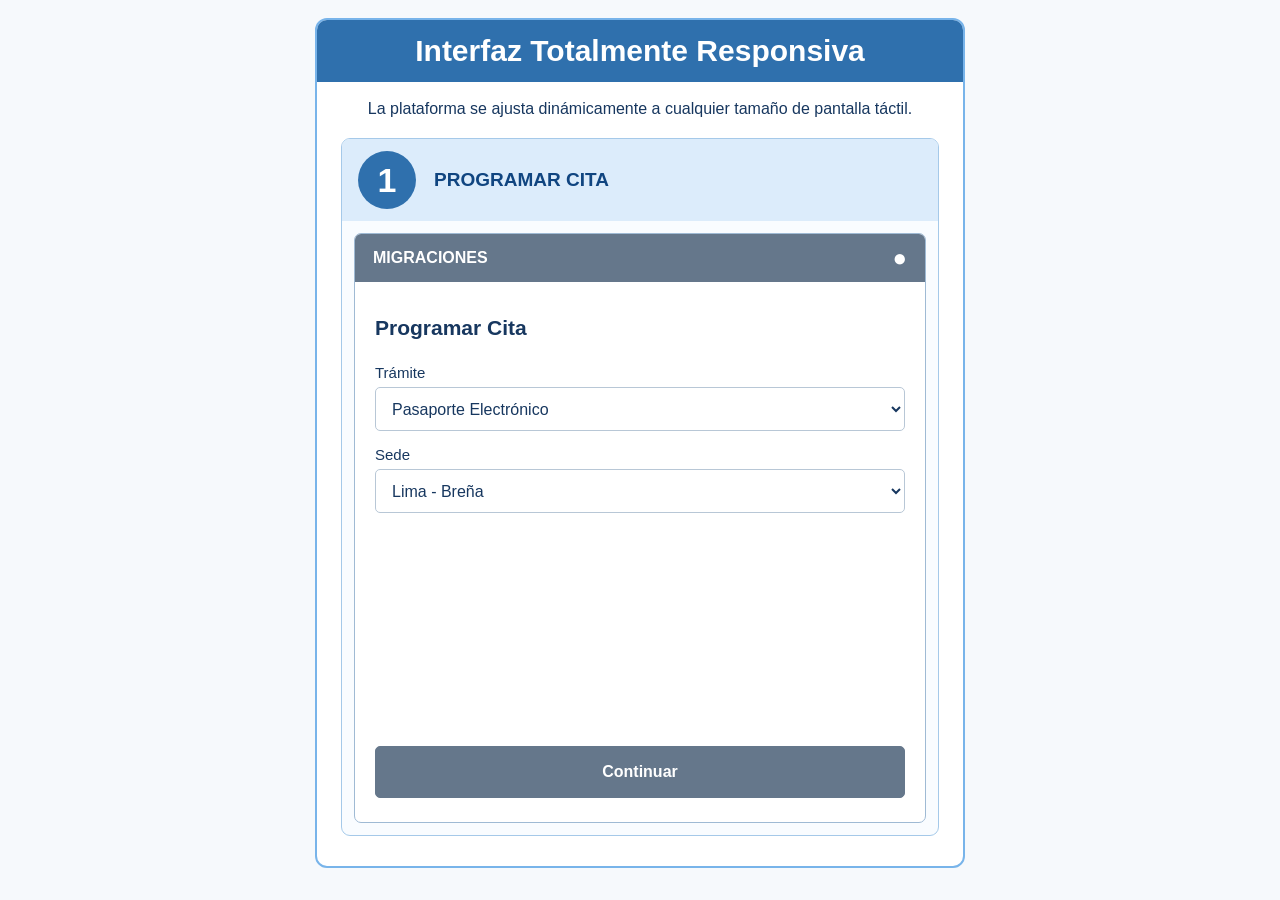
<file: Bruno/index.html>
<!DOCTYPE html>
<html lang="es">
<head>
  <meta charset="UTF-8">
  <meta name="viewport" content="width=device-width, initial-scale=1.0">
  <title>Programar Cita | Migraciones (Demo)</title>
  <link rel="stylesheet" href="estilos.css">
</head>
<body>
  <main class="marco">
    <header class="encabezado">Interfaz Totalmente Responsiva</header>
    <p class="subtitulo">La plataforma se ajusta dinámicamente a cualquier tamaño de pantalla táctil.</p>
    <section class="paso">
      <div class="paso-titulo"><span class="paso-numero">1</span><div><h1>PROGRAMAR CITA</h1></div></div>
      <div class="panel">
        <div class="barra"><span>MIGRACIONES</span><span class="usuario" aria-hidden="true">●</span></div>
        <div class="contenido">
          <h2>Programar Cita</h2>
          <form class="formulario-inicio" action="beneficiario.html">
            <div class="campo"><label for="tramite">Trámite</label><select id="tramite" name="tramite"><option>Pasaporte Electrónico</option></select></div>
            <div class="campo"><label for="sede">Sede</label><select id="sede" name="sede"><option>Lima - Breña</option></select></div>
            <div class="acciones-abajo"><button class="boton" type="submit">Continuar</button></div>
          </form>
        </div>
      </div>
    </section>
    
  </main>
</body>
</html>
</file>
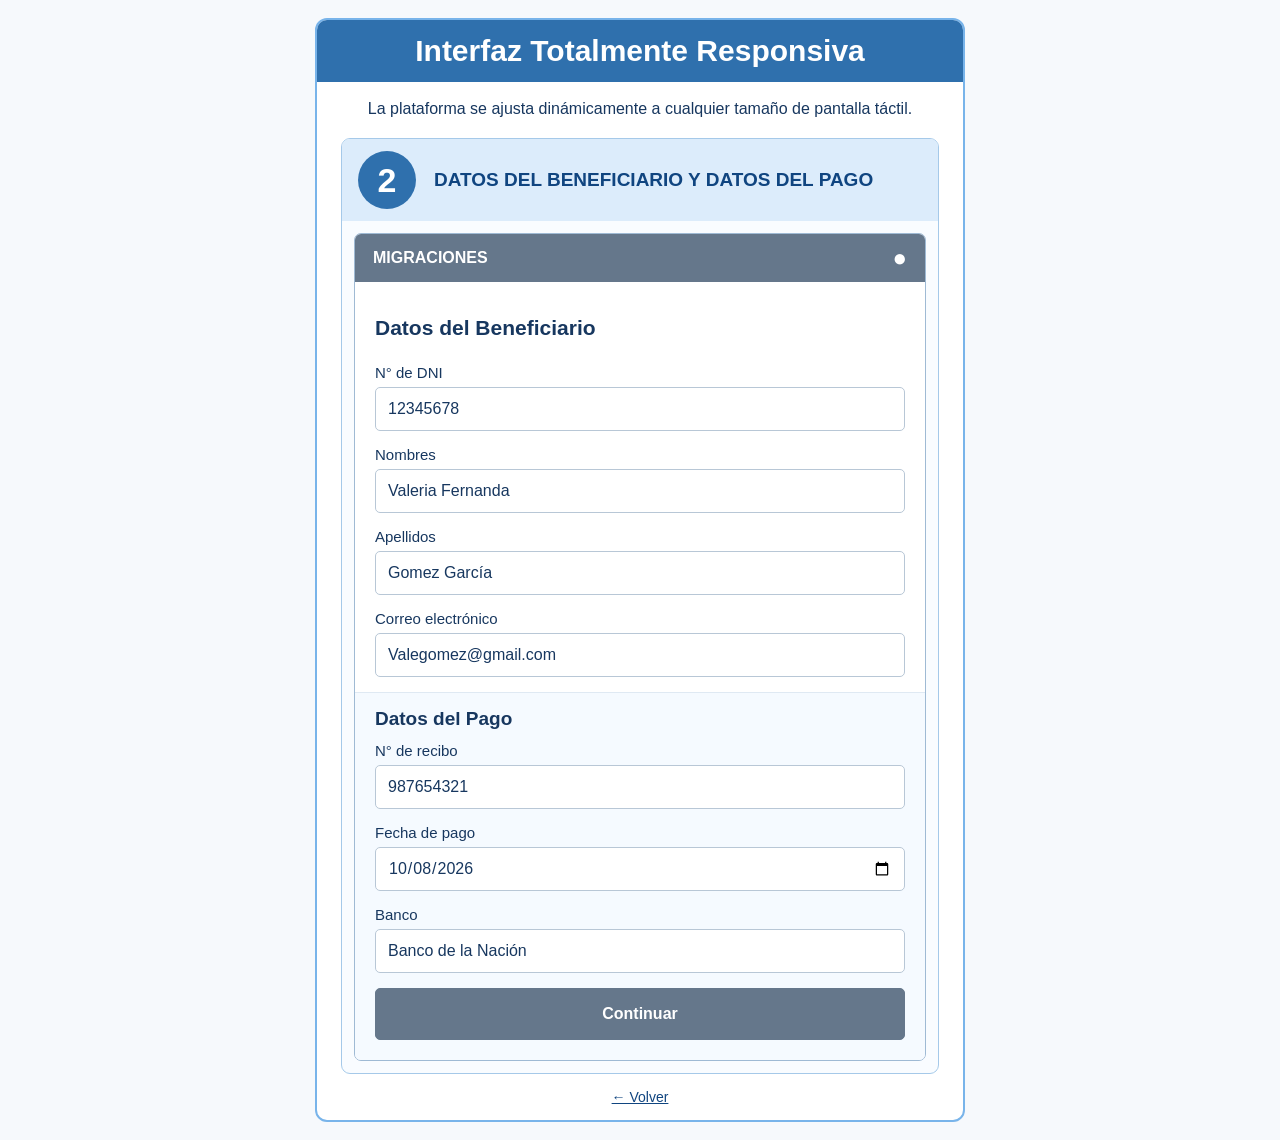
<file: Bruno/beneficiario.html>
<!DOCTYPE html>
<html lang="es">
<head>
  <meta charset="UTF-8">
  <meta name="viewport" content="width=device-width, initial-scale=1.0">
  <title>Beneficiario y Pago | Migraciones (Demo)</title>
  <link rel="stylesheet" href="estilos.css">
</head>
<body>
  <main class="marco">
    <header class="encabezado">Interfaz Totalmente Responsiva</header>
    <p class="subtitulo">La plataforma se ajusta dinámicamente a cualquier tamaño de pantalla táctil.</p>
    <section class="paso">
      <div class="paso-titulo"><span class="paso-numero">2</span><div><h1>DATOS DEL BENEFICIARIO Y DATOS DEL PAGO</h1></div></div>
      <div class="panel">
        <div class="barra"><span>MIGRACIONES</span><span class="usuario" aria-hidden="true">●</span></div>
        <div class="contenido">
          <form action="validar.html">
            <h2>Datos del Beneficiario</h2>
          <div class="campo"><label for="dni">N° de DNI</label><input id="dni" name="dni" type="text" value="12345678" ></div>
          <div class="campo"><label for="nombres">Nombres</label><input id="nombres" name="nombres" type="text" value="Valeria Fernanda" ></div>
          <div class="campo"><label for="apellidos">Apellidos</label><input id="apellidos" name="apellidos" type="text" value="Gomez García"></div>
          <div class="campo"><label for="correo">Correo electrónico</label><input id="correo" name="correo" type="email" value="Valegomez@gmail.com"></div>
            <div class="grupo-pago"><h3>Datos del Pago</h3>
          <div class="campo"><label for="recibo">N° de recibo</label><input id="recibo" name="recibo" type="text" value="987654321" ></div>
          <div class="campo"><label for="fecha">Fecha de pago</label><input id="fecha" name="fecha" type="date" value="2026-10-08" ></div>
          <div class="campo"><label for="banco">Banco</label><input id="banco" name="banco" type="text" value="Banco de la Nación"></div>
              <button class="boton" type="submit">Continuar</button>
            </div>
          </form>
        </div>
      </div>
    </section>
    <nav class="navegacion"><a href="index.html">← Volver</a></nav>
  </main>
</body>
</html>
</file>
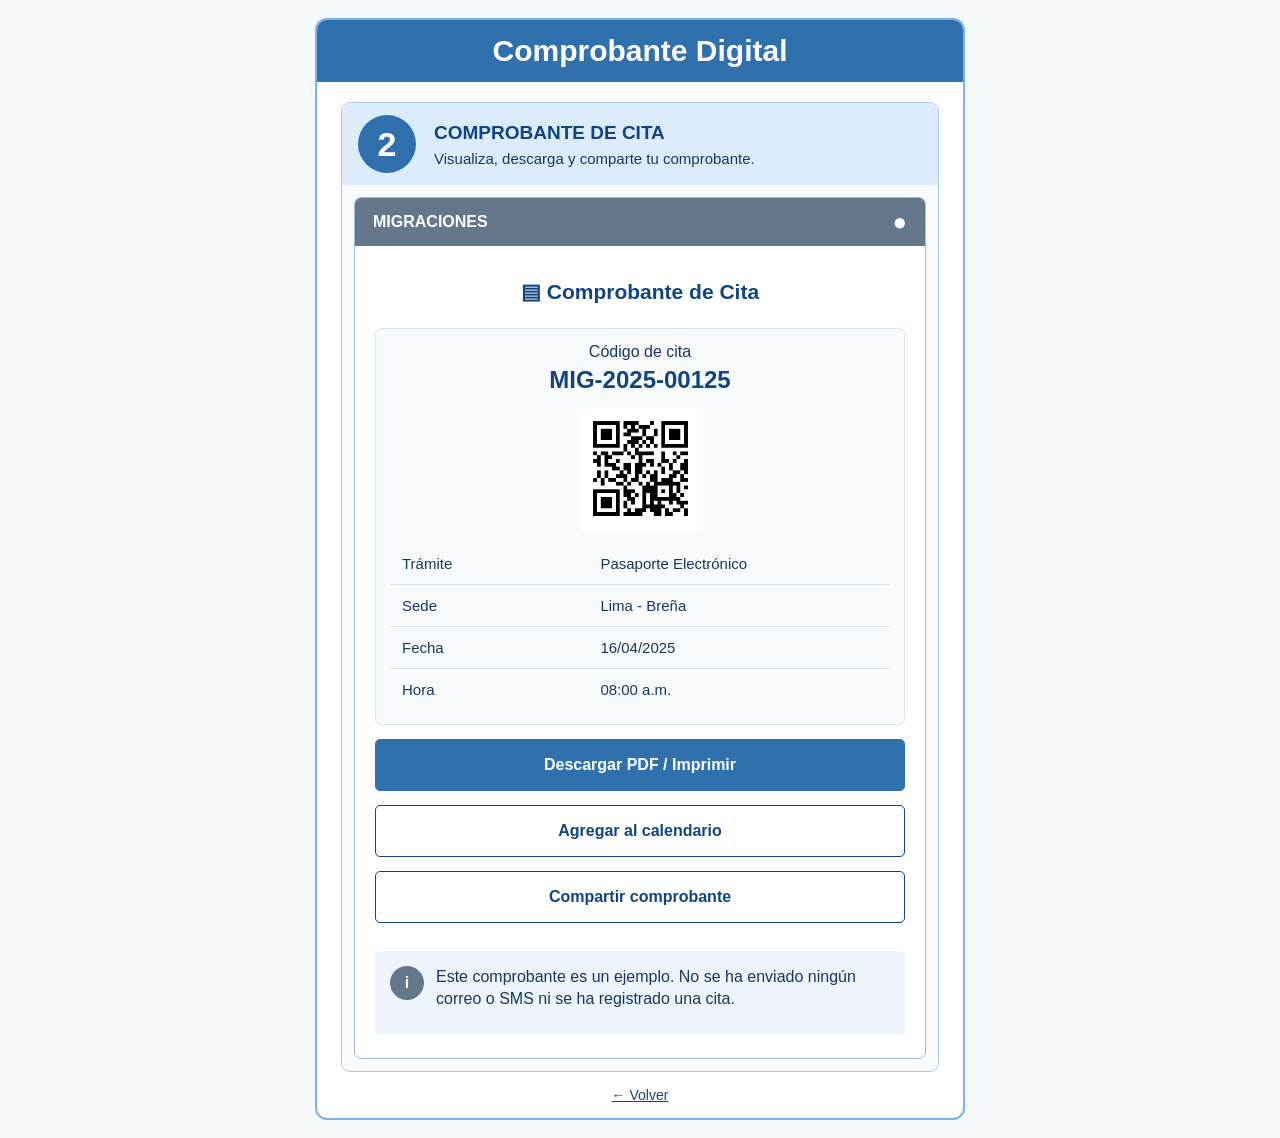
<file: Bruno/comprobante.html>
<!DOCTYPE html>
<html lang="es">
<head>
  <meta charset="UTF-8">
  <meta name="viewport" content="width=device-width, initial-scale=1.0">
  <title>Comprobante de Cita | Migraciones (Demo)</title>
  <link rel="stylesheet" href="estilos.css">
</head>
<body>
  <main class="marco">
    <header class="encabezado">Comprobante Digital</header>
    
    <section class="paso">
      <div class="paso-titulo"><span class="paso-numero">2</span><div><h1>COMPROBANTE DE CITA</h1><p>Visualiza, descarga y comparte tu comprobante.</p></div></div>
      <div class="panel">
        <div class="barra"><span>MIGRACIONES</span><span class="usuario" aria-hidden="true">●</span></div>
        <div class="contenido">
          <h2 class="recibo-titulo">▤ Comprobante de Cita</h2>
          <div class="recibo">
            <p class="recibo-etiqueta">Código de cita</p>
            <strong class="codigo-cita">MIG-2025-00125</strong>
            <img class="qr" src="qr-ejemplo.png" alt="Imagen QR de demostración">
          <div class="fila"><span>Trámite</span><span>Pasaporte Electrónico</span></div>
          <div class="fila"><span>Sede</span><span>Lima - Breña</span></div>
          <div class="fila"><span>Fecha</span><span>16/04/2025</span></div>
          <div class="fila"><span>Hora</span><span>08:00 a.m.</span></div>
          </div>
          <button class="boton boton-azul" type="button">Descargar PDF / Imprimir</button>
          <a class="boton boton-secundario">Agregar al calendario</a>
          <button class="boton boton-secundario" type="button">Compartir comprobante</button>
          <div class="aviso"><span class="info">i</span><p>Este comprobante es un ejemplo. No se ha enviado ningún correo o SMS ni se ha registrado una cita.</p></div>
        
        </div>
      </div>
    </section>
    <nav class="navegacion"><a href="reservada.html">← Volver</a></nav>
  </main>
</body>
</html>
</file>
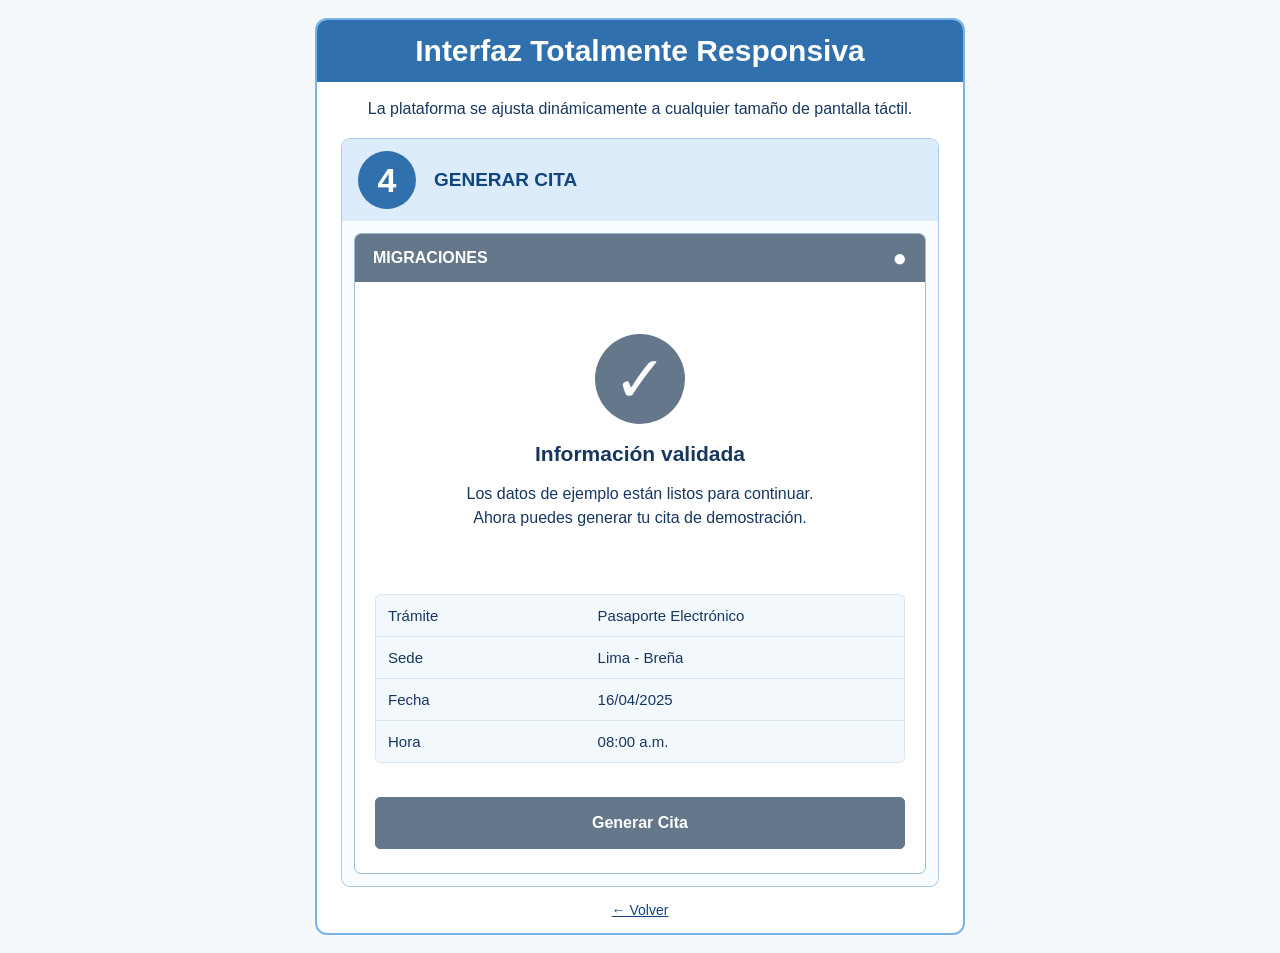
<file: Bruno/generar.html>
<!DOCTYPE html>
<html lang="es">
<head>
  <meta charset="UTF-8">
  <meta name="viewport" content="width=device-width, initial-scale=1.0">
  <title>Generar Cita | Migraciones (Demo)</title>
  <link rel="stylesheet" href="estilos.css">
</head>
<body>
  <main class="marco">
    <header class="encabezado">Interfaz Totalmente Responsiva</header>
    <p class="subtitulo">La plataforma se ajusta dinámicamente a cualquier tamaño de pantalla táctil.</p>
    <section class="paso">
      <div class="paso-titulo"><span class="paso-numero">4</span><div><h1>GENERAR CITA</h1></div></div>
      <div class="panel">
        <div class="barra"><span>MIGRACIONES</span><span class="usuario" aria-hidden="true">●</span></div>
        <div class="contenido">
          <div class="confirmacion"><div class="check">✓</div><h2>Información validada</h2><p>Los datos de ejemplo están listos para continuar.<br>Ahora puedes generar tu cita de demostración.</p></div>
          <div class="resumen">
          <div class="fila"><span>Trámite</span><span>Pasaporte Electrónico</span></div>
          <div class="fila"><span>Sede</span><span>Lima - Breña</span></div>
          <div class="fila"><span>Fecha</span><span>16/04/2025</span></div>
          <div class="fila"><span>Hora</span><span>08:00 a.m.</span></div>
          </div>
          <a class="boton" href="reservada.html">Generar Cita</a>
        </div>
      </div>
    </section>
    <nav class="navegacion"><a href="validar.html">← Volver</a></nav>
  </main>
</body>
</html>
</file>
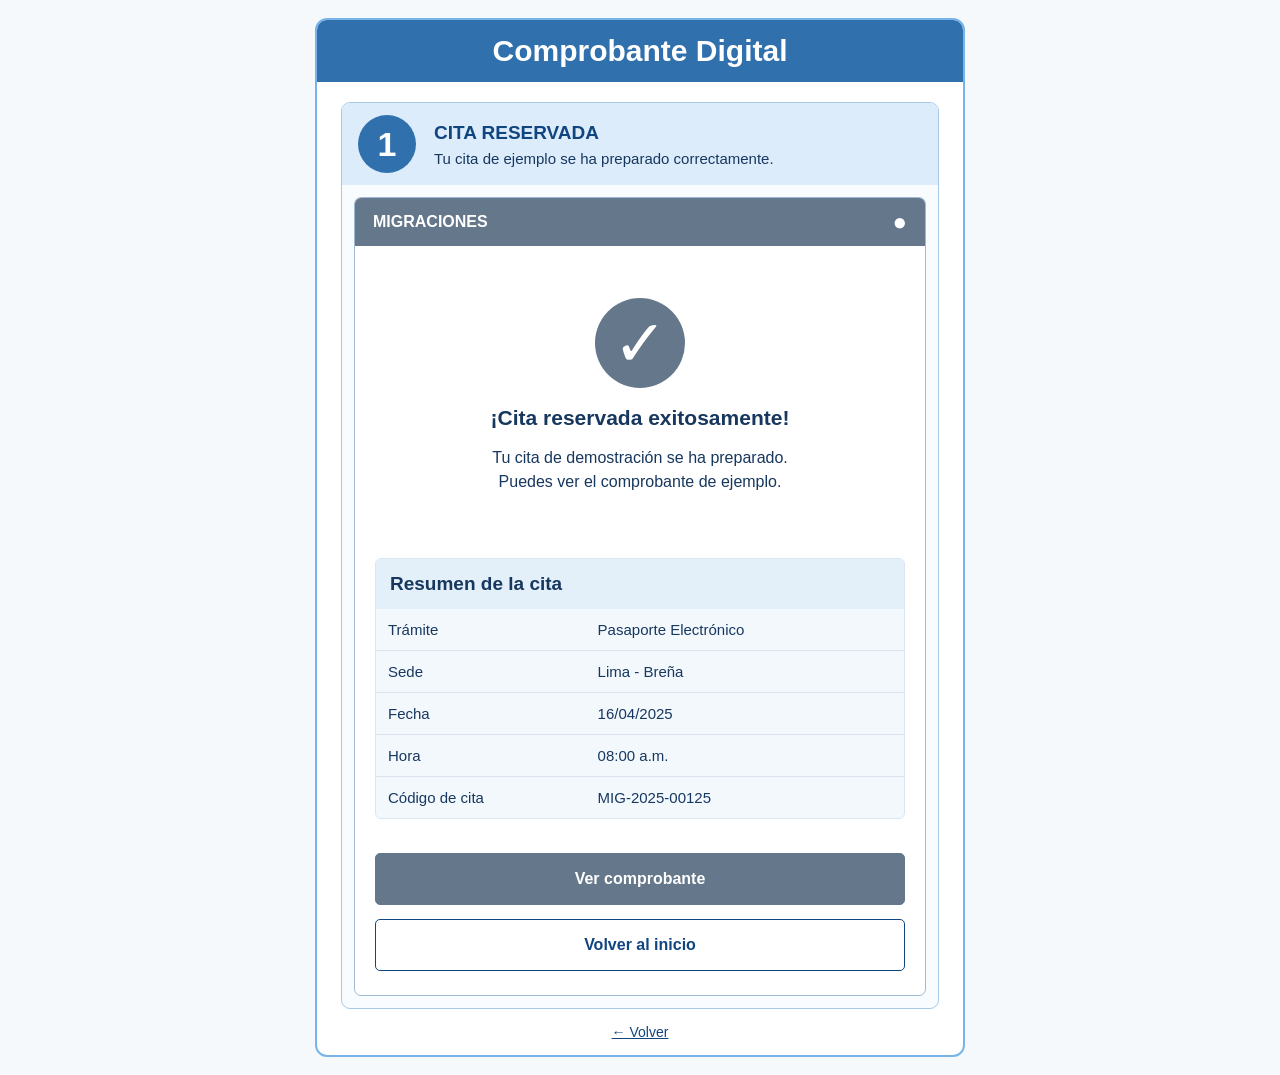
<file: Bruno/reservada.html>
<!DOCTYPE html>
<html lang="es">
<head>
  <meta charset="UTF-8">
  <meta name="viewport" content="width=device-width, initial-scale=1.0">
  <title>Cita Reservada | Migraciones (Demo)</title>
  <link rel="stylesheet" href="estilos.css">
</head>
<body>
  <main class="marco">
    <header class="encabezado">Comprobante Digital</header>
    
    <section class="paso">
      <div class="paso-titulo"><span class="paso-numero">1</span><div><h1>CITA RESERVADA</h1><p>Tu cita de ejemplo se ha preparado correctamente.</p></div></div>
      <div class="panel">
        <div class="barra"><span>MIGRACIONES</span><span class="usuario" aria-hidden="true">●</span></div>
        <div class="contenido">
          <div class="confirmacion"><div class="check">✓</div><h2>¡Cita reservada exitosamente!</h2><p>Tu cita de demostración se ha preparado.<br>Puedes ver el comprobante de ejemplo.</p></div>
          <div class="resumen"><h3>Resumen de la cita</h3>
          <div class="fila"><span>Trámite</span><span>Pasaporte Electrónico</span></div>
          <div class="fila"><span>Sede</span><span>Lima - Breña</span></div>
          <div class="fila"><span>Fecha</span><span>16/04/2025</span></div>
          <div class="fila"><span>Hora</span><span>08:00 a.m.</span></div>
            <div class="fila"><span>Código de cita</span><span>MIG-2025-00125</span></div>
          </div>
          <a class="boton" href="comprobante.html">Ver comprobante</a>
          <a class="boton boton-secundario" href="index.html">Volver al inicio</a>
        </div>
      </div>
    </section>
    <nav class="navegacion"><a href="generar.html">← Volver</a></nav>
  </main>
</body>
</html>
</file>
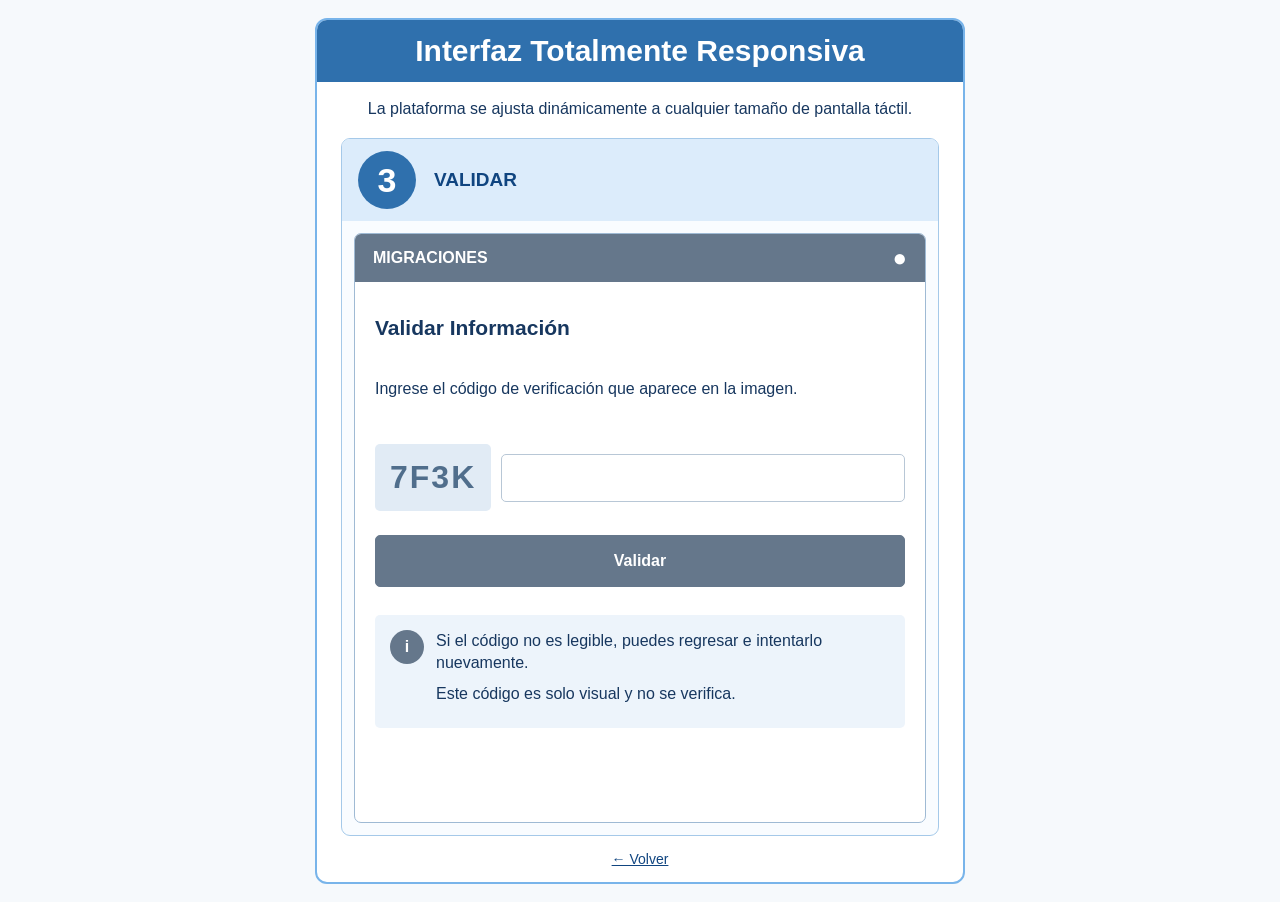
<file: Bruno/validar.html>
<!DOCTYPE html>
<html lang="es">
<head>
  <meta charset="UTF-8">
  <meta name="viewport" content="width=device-width, initial-scale=1.0">
  <title>Validar Información | Migraciones (Demo)</title>
  <link rel="stylesheet" href="estilos.css">
</head>
<body>
  <main class="marco">
    <header class="encabezado">Interfaz Totalmente Responsiva</header>
    <p class="subtitulo">La plataforma se ajusta dinámicamente a cualquier tamaño de pantalla táctil.</p>
    <section class="paso">
      <div class="paso-titulo"><span class="paso-numero">3</span><div><h1>VALIDAR</h1></div></div>
      <div class="panel">
        <div class="barra"><span>MIGRACIONES</span><span class="usuario" aria-hidden="true">●</span></div>
        <div class="contenido">
          <h2>Validar Información</h2>
          <p>Ingrese el código de verificación que aparece en la imagen.</p>
          <form action="generar.html">
            <div class="codigo-linea"><div class="codigo-muestra" aria-label="Código de demostración">7F3K</div><input type="text" name="codigo" aria-label="Ingrese el código" ></div>
            <button class="boton" type="submit">Validar</button>
          </form>
          <div class="aviso"><span class="info">i</span><div><p>Si el código no es legible, puedes regresar e intentarlo nuevamente.</p><p>Este código es solo visual y no se verifica.</p></div></div>
        </div>
      </div>
    </section>
    <nav class="navegacion"><a href="beneficiario.html">← Volver</a></nav>
  </main>
</body>
</html>
</file>
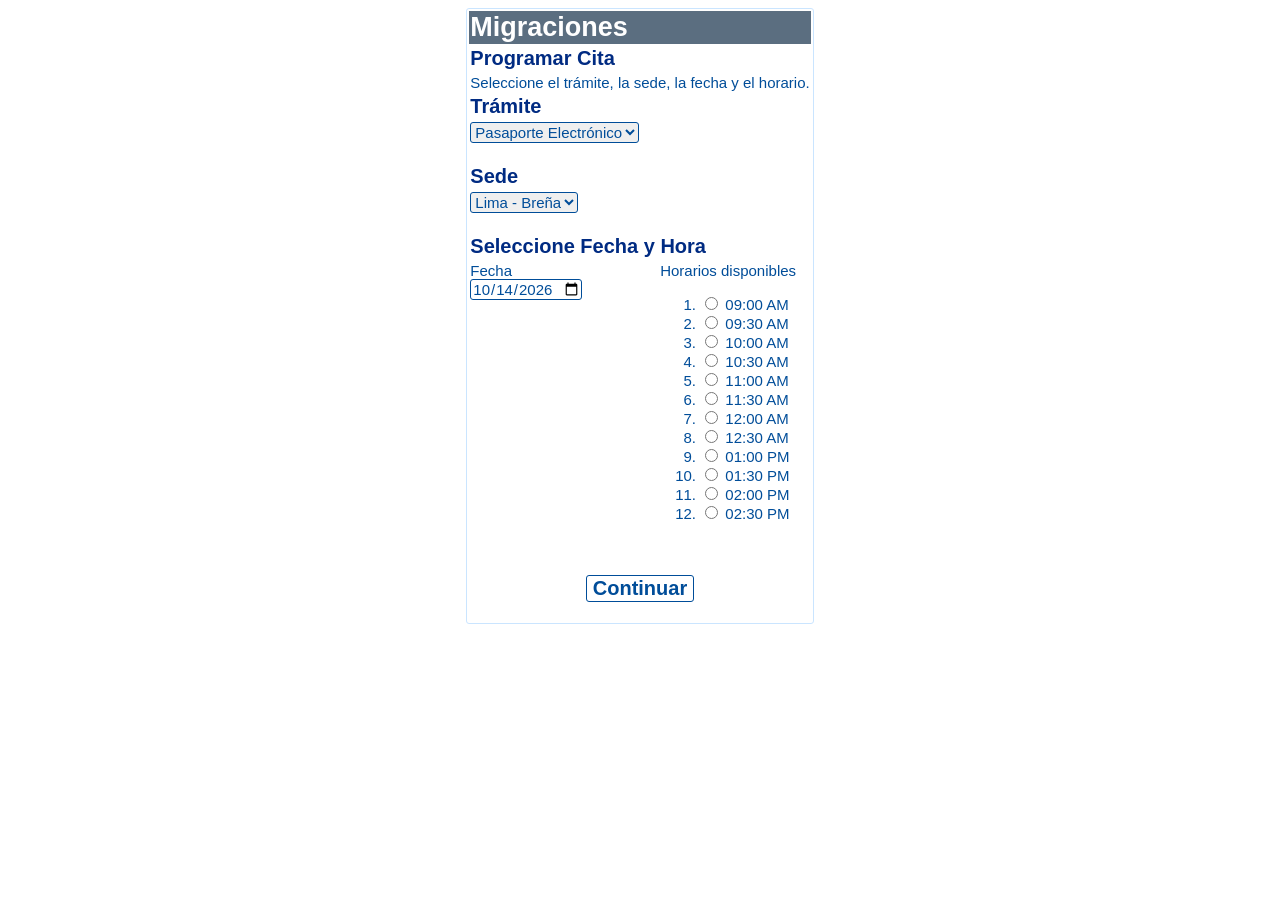
<file: Cristian/us1_1.html>
<!DOCTYPE html>
<html lang="en">
<head>
    <meta charset="utf-8">
    <meta name="viewport" content="width=device-width, initial-scale=1.0">
    <title>Migraciones</title>
    <link rel="stylesheet" href="../Style/Main.css" />
</head>
<body class="clsBody">
    <div class="clsBodyDiv">
        <table class="clsBodyTable">
            <tr>
                <td class="clsTitle" colspan="2">
                    Migraciones
                </td>
            </tr>

            <tr>
                <td class="clsLabel" colspan="2">
                    Programar Cita
                </td>
            </tr>

            <tr>
                <td class="clsText" colspan="2">
                    Seleccione el trámite, la sede, la fecha y el horario.<br/>
                </td>
            </tr>

            <tr>
                <td class="clsLabel" colspan="2">
                    Trámite
                </td>
            </tr>

            <tr>
                <td>
                    <select class="clsSelect" colspan="2">
                        <option value="1">Pasaporte Electrónico</option>
                        <option value="2">Cané de extranjería</option>
                    </select><br/><br/>
                </td>
            </tr>

            <tr>
                <td class="clsLabel" colspan="2">
                    Sede
                </td>
            </tr>

            <tr>
                <td>
                    <select class="clsSelect" colspan="2">
                        <option value="1">Lima - Breña</option>
                    </select><br/><br/>
                </td>
            </tr>

            <tr>
                <td class="clsLabel" colspan="2">
                    Seleccione Fecha y Hora
                </td>
            </tr>

            <tr>
                <td class="clsText" valign="top">
                    Fecha<br/>
                    <input type="date" class="clsDate" name="fecha" value="2026-10-14" min="2026-10-14" max="2024-12-31">
                </td>

                <td class="clsText">
                    Horarios disponibles<br/>
                    <ol>
                        <li><input class="clsText" type="radio" name="hora" value="1"> 09:00 AM</li>
                        <li><input class="clsText" type="radio" name="hora" value="2"> 09:30 AM</li>
                        <li><input class="clsText" type="radio" name="hora" value="3"> 10:00 AM</li>
                        <li><input class="clsText" type="radio" name="hora" value="3"> 10:30 AM</li>
                        <li><input class="clsText" type="radio" name="hora" value="3"> 11:00 AM</li>
                        <li><input class="clsText" type="radio" name="hora" value="3"> 11:30 AM</li>
                        <li><input class="clsText" type="radio" name="hora" value="3"> 12:00 AM</li>
                        <li><input class="clsText" type="radio" name="hora" value="3"> 12:30 AM</li>
                        <li><input class="clsText" type="radio" name="hora" value="3"> 01:00 PM</li>
                        <li><input class="clsText" type="radio" name="hora" value="3"> 01:30 PM</li>
                        <li><input class="clsText" type="radio" name="hora" value="3"> 02:00 PM</li>
                        <li><input class="clsText" type="radio" name="hora" value="3"> 02:30 PM</li>
                    </ol>
                    <br/><br/>
                </td>
            </tr>

            <tr>
                <td colspan="2" align="center">
                    <button type="button" onclick="window.location.href='us1_2.html'"
                          class="clsButton">Continuar</button><br/><br/>
                </td>
            </tr>

          </table>

    </div>
    <br/>


</body>
</html>
</file>
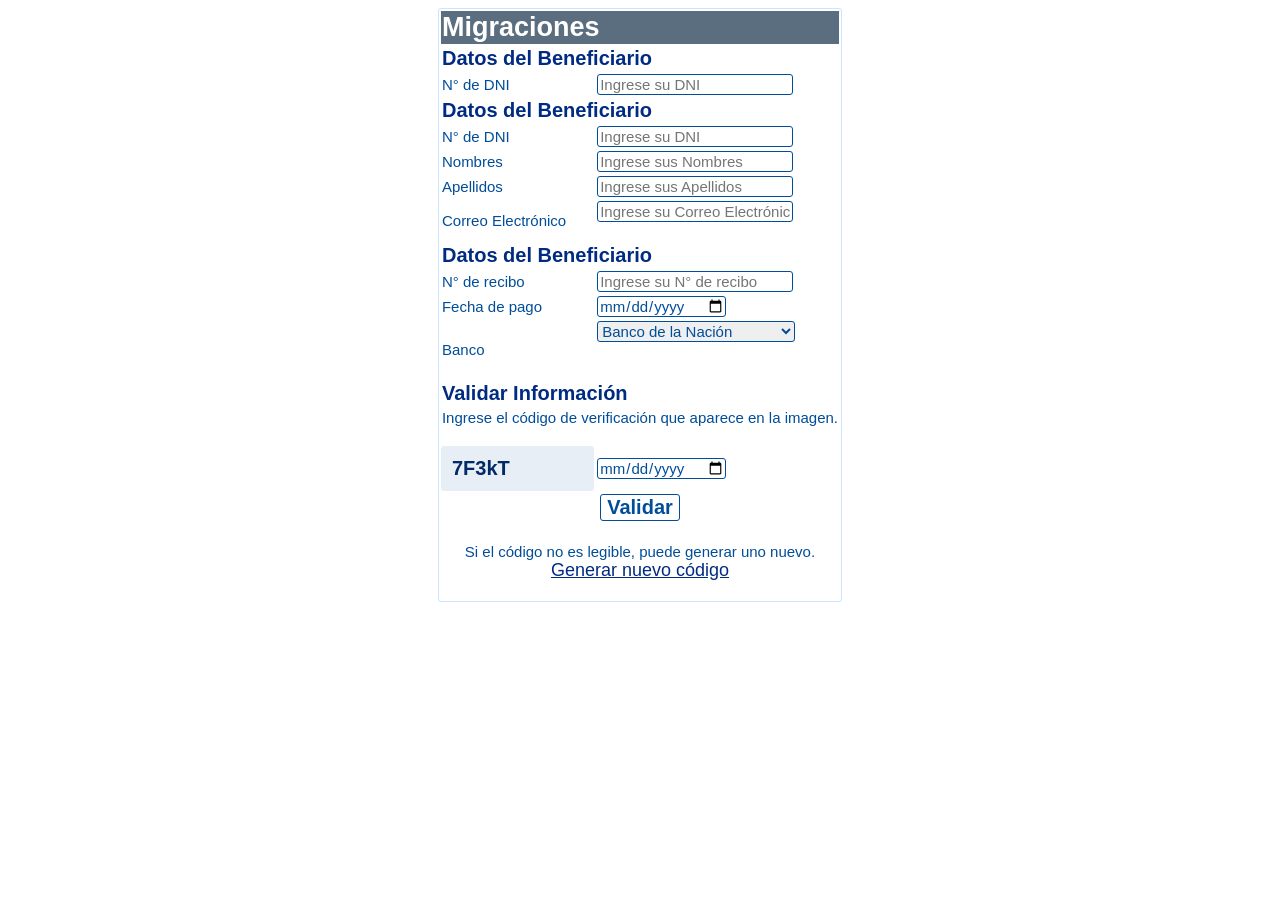
<file: Cristian/us1_2.html>
<!DOCTYPE html>
<html lang="en">
<head>
    <meta charset="utf-8">
    <meta name="viewport" content="width=device-width, initial-scale=1.0">
    <title>Migraciones</title>
    <link rel="stylesheet" href="../Style/Main.css" />
</head>
<body class="clsBody">
    <div class="clsBodyDiv">
        <table class="clsBodyTable">
            <tr>
                <td class="clsTitle" colspan="2">
                    Migraciones
                </td>
            </tr>

            <tr>
                <td class="clsLabel" colspan="2">
                    Datos del Beneficiario
                </td>
            </tr>

            <tr>
                <td class="clsText">
                    N° de DNI
                </td>
                <td>
                    <input type="text" class="clsTextBox" placeholder="Ingrese su DNI">
                </td>
            </tr>

            <tr>
                <td class="clsLabel" colspan="2">
                    Datos del Beneficiario
                </td>
            </tr>

            <tr>
                <td class="clsText">
                    N° de DNI
                </td>
                <td>
                    <input type="text" class="clsTextBox" placeholder="Ingrese su DNI">
                </td>
            </tr>

            <tr>
                <td class="clsText">
                    Nombres
                </td>
                <td>
                    <input type="text" class="clsTextBox" placeholder="Ingrese sus Nombres">
                </td>
            </tr>

            <tr>
                <td class="clsText">
                    Apellidos
                </td>
                <td>
                    <input type="text" class="clsTextBox" placeholder="Ingrese sus Apellidos">
                </td>
            </tr>

            <tr>
                <td class="clsText">
                    Correo Electrónico
                </td>
                <td>
                    <input type="text" class="clsTextBox" placeholder="Ingrese su Correo Electrónico">
                    <br/><br/>
                </td>
            </tr>

            <tr>
                <td class="clsLabel" colspan="2">
                    Datos del Beneficiario
                </td>
            </tr>

            <tr>
                <td class="clsText">
                    N° de recibo
                </td>
                <td>
                    <input type="text" class="clsTextBox" placeholder="Ingrese su N° de recibo">
                </td>
            </tr>

            <tr>
                <td class="clsText">
                    Fecha de pago
                </td>
                <td>
                    <input type="date" class="clsTextBox" placeholder="Ingrese la fecha de pago">
                </td>
            </tr>

            <tr>
                <td class="clsText">
                    Banco
                </td>
                <td>
                    <select class="clsSelect" colspan="2">
                        <option value="1">Banco de la Nación</option>
                        <option value="2">Banco de Crédito del Perú</option>
                        <option value="3">Interbank</option>
                        <option value="4">Scotiabank</option>
                        <option value="5">BBVA</option>
                    </select>
                    <br/><br/><br/>
                </td>
            </tr>

            <tr>
                <td class="clsLabel" colspan="2">
                    Validar Información
                </td>
            </tr>

            <tr>
                <td class="clsText" colspan="2">
                    Ingrese el código de verificación que aparece en la imagen.<br/><br/>
                </td>
            </tr>

            <tr>
                <td class="clsCaptcha">
                    7F3kT
                </td>
                <td>
                    <input type="date" class="clsTextBox" placeholder="Ingrese el código de verificación">
                </td>
            </tr>

            <tr>
                <td colspan="2" align="center">
                    <button type="button" onclick="window.location.href='us1_3.html'"
                          class="clsButton">Validar</button><br/><br/>
                </td>
            </tr>

            <tr>
                <td colspan="2" align="center" class="clsText">
                    Si el código no es legible, puede generar uno nuevo.<br/>
                    <a href="us1_2.html" class="clsLink">Generar nuevo código</a><br/><br/>
                </td>
            </tr>

          </table>

    </div>
    <br/>


</body>
</html>
</file>
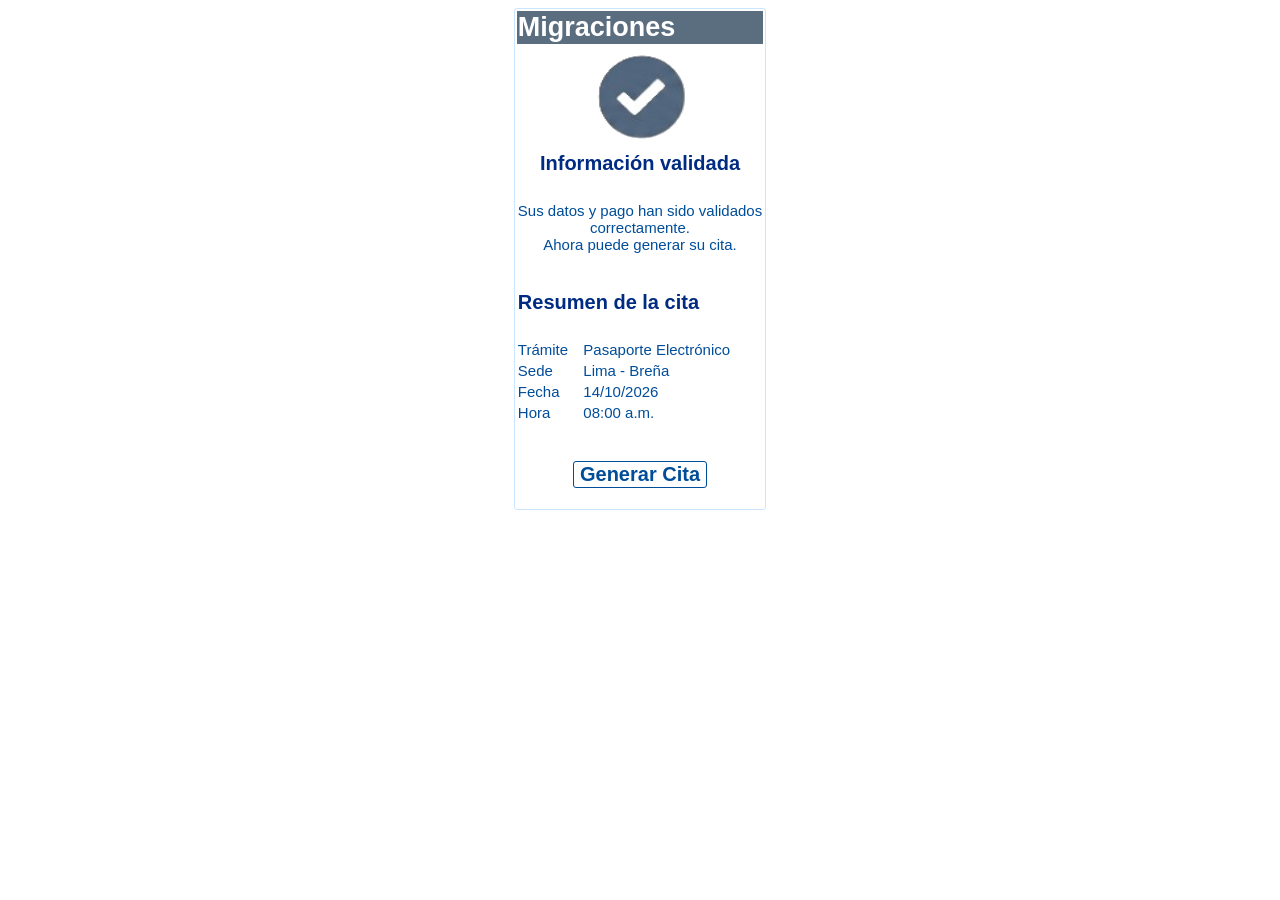
<file: Cristian/us1_3.html>
<!DOCTYPE html>
<html lang="en">
<head>
    <meta charset="utf-8">
    <meta name="viewport" content="width=device-width, initial-scale=1.0">
    <title>Migraciones</title>
    <link rel="stylesheet" href="../Style/Main.css" />
</head>
<body class="clsBody">
    <div class="clsBodyDiv">
        <table class="clsBodyTable">
            <tr>
                <td class="clsTitle" colspan="2">
                    Migraciones
                </td>
            </tr>

            <tr>
                <td class="clsLabel" colspan="2" align="center">
                    <img src="../Images/Validated.png" alt="Información validada" width="100" height="100"><br/>
                    Información validada
                    <br/><br/>
                </td>
            </tr>

            <tr>
                <td class="clsText" colspan="2" align="center">
                    Sus datos y pago han sido validados<br/>
                    correctamente.<br/>
                    Ahora puede generar su cita.
                    <br/><br/><br/>
                </td>
            </tr>

            <tr>
                <td class="clsLabel" colspan="2">
                    Resumen de la cita
                    <br/><br/>
                </td>
            </tr>

            <tr>
                <td class="clsText">
                    Trámite
                </td>
                <td class="clsText">
                    Pasaporte Electrónico
                </td>
            </tr>

            <tr>
                <td class="clsText">
                    Sede
                </td>
                <td class="clsText">
                    Lima - Breña
                </td>
            </tr>

            <tr>
                <td class="clsText">
                    Fecha
                </td>
                <td class="clsText">
                    14/10/2026
                </td>
            </tr>

            <tr>
                <td class="clsText">
                    Hora
                </td>
                <td class="clsText">
                    08:00 a.m.
                </td>
            </tr>

            <tr>
                <td colspan="2" align="center">
                    <br/><br/>
                    <button type="button" onclick="window.location.href='us1_4.html'"
                            class="clsButton">Generar Cita</button><br/><br/>
                </td>
            </tr>

          </table>

    </div>
    <br/>


</body>
</html>
</file>
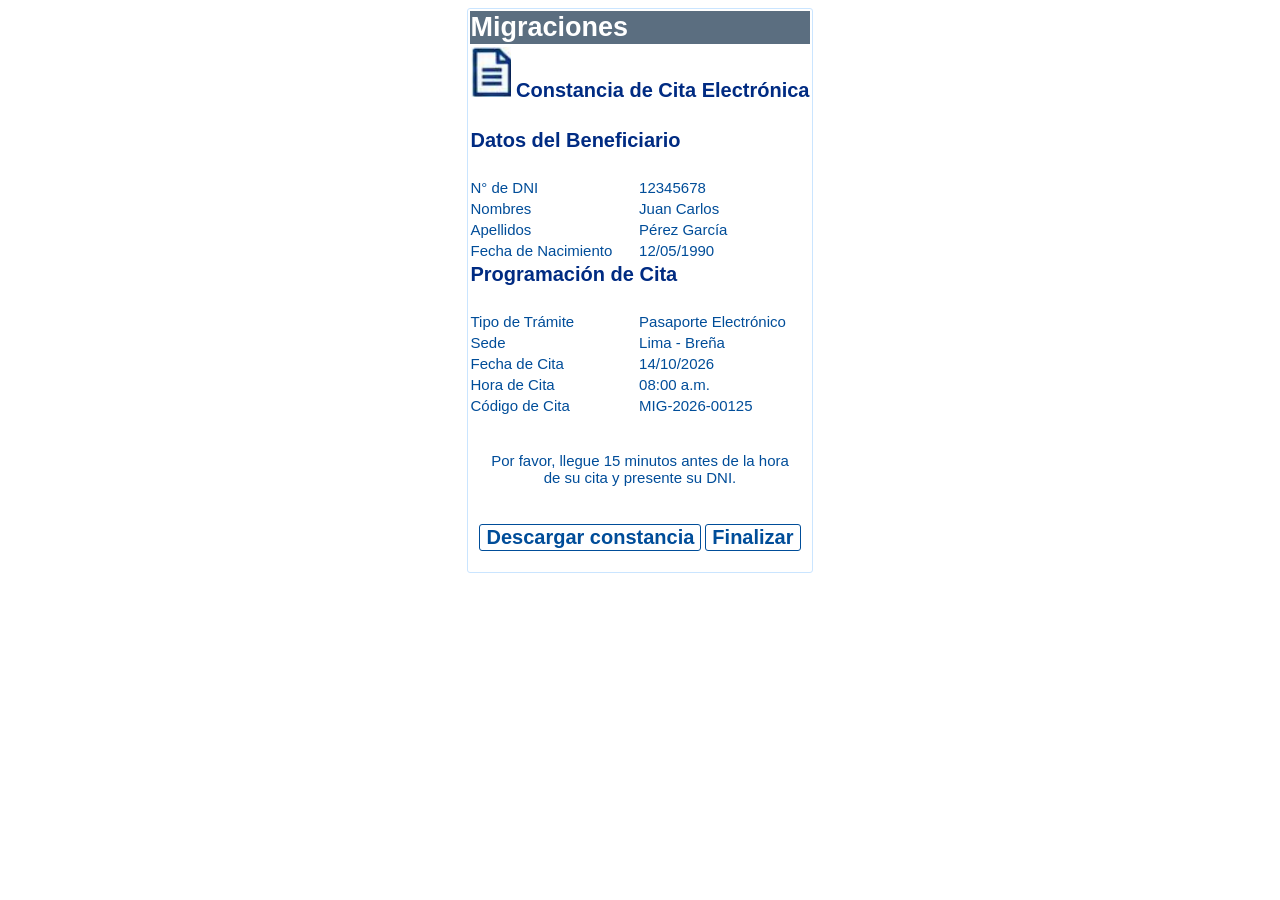
<file: Cristian/us1_4.html>
<!DOCTYPE html>
<html lang="en">
<head>
    <meta charset="utf-8">
    <meta name="viewport" content="width=device-width, initial-scale=1.0">
    <title>Migraciones</title>
    <link rel="stylesheet" href="../Style/Main.css" />
</head>
<body class="clsBody">
    <div class="clsBodyDiv">
        <table class="clsBodyTable">
            <tr>
                <td class="clsTitle" colspan="2">
                    Migraciones
                </td>
            </tr>

            <tr>
                <td class="clsLabel" colspan="2">
                    <img src="../Images/Letter.png" alt="Constancia de Cita Electrónica" width="40" height="50">
                    Constancia de Cita Electrónica
                    <br/><br/>
                </td>
            </tr>


            <tr>
                <td class="clsLabel" colspan="2">
                    Datos del Beneficiario
                    <br/><br/>
                </td>
            </tr>

            <tr>
                <td class="clsText">
                    N° de DNI
                </td>
                <td class="clsText">
                    12345678
                </td>
            </tr>

            <tr>
                <td class="clsText">
                    Nombres
                </td>
                <td class="clsText">
                    Juan Carlos
                </td>
            </tr>

            <tr>
                <td class="clsText">
                    Apellidos
                </td>
                <td class="clsText">
                    Pérez García
                </td>
            </tr>

            <tr>
                <td class="clsText">
                    Fecha de Nacimiento
                </td>
                <td class="clsText">
                    12/05/1990
                </td>
            </tr>


            <tr>
                <td class="clsLabel" colspan="2">
                    Programación de Cita
                    <br/><br/>
                </td>
            </tr>

            <tr>
                <td class="clsText">
                    Tipo de Trámite
                </td>
                <td class="clsText">
                    Pasaporte Electrónico
                </td>
            </tr>

            <tr>
                <td class="clsText">
                    Sede
                </td>
                <td class="clsText">
                    Lima - Breña
                </td>
            </tr>

            <tr>
                <td class="clsText">
                    Fecha de Cita
                </td>
                <td class="clsText">
                    14/10/2026
                </td>
            </tr>

            <tr>
                <td class="clsText">
                    Hora de Cita
                </td>
                <td class="clsText">
                    08:00 a.m.
                </td>
            </tr>

            <tr>
                <td class="clsText">
                    Código de Cita
                </td>
                <td class="clsText">
                    MIG-2026-00125
                </td>
            </tr>

            <tr>
                <td colspan="2" align="center" class="clsText">
                    <br/><br/>
                    Por favor, llegue 15 minutos antes de la hora<br/>
                    de su cita y presente su DNI.<br/>
                    <br/><br/>
                </td>
            </tr>

            <tr>
                <td colspan="2" align="center">
                    <button type="button" onclick="window.location.href='us1_4.html'"
                            class="clsButton">Descargar constancia</button>
                    <button type="button" onclick="window.close()"
                            class="clsButton">Finalizar</button><br/><br/>
                </td>
            </tr>

          </table>

    </div>
    <br/>


</body>
</html>
</file>
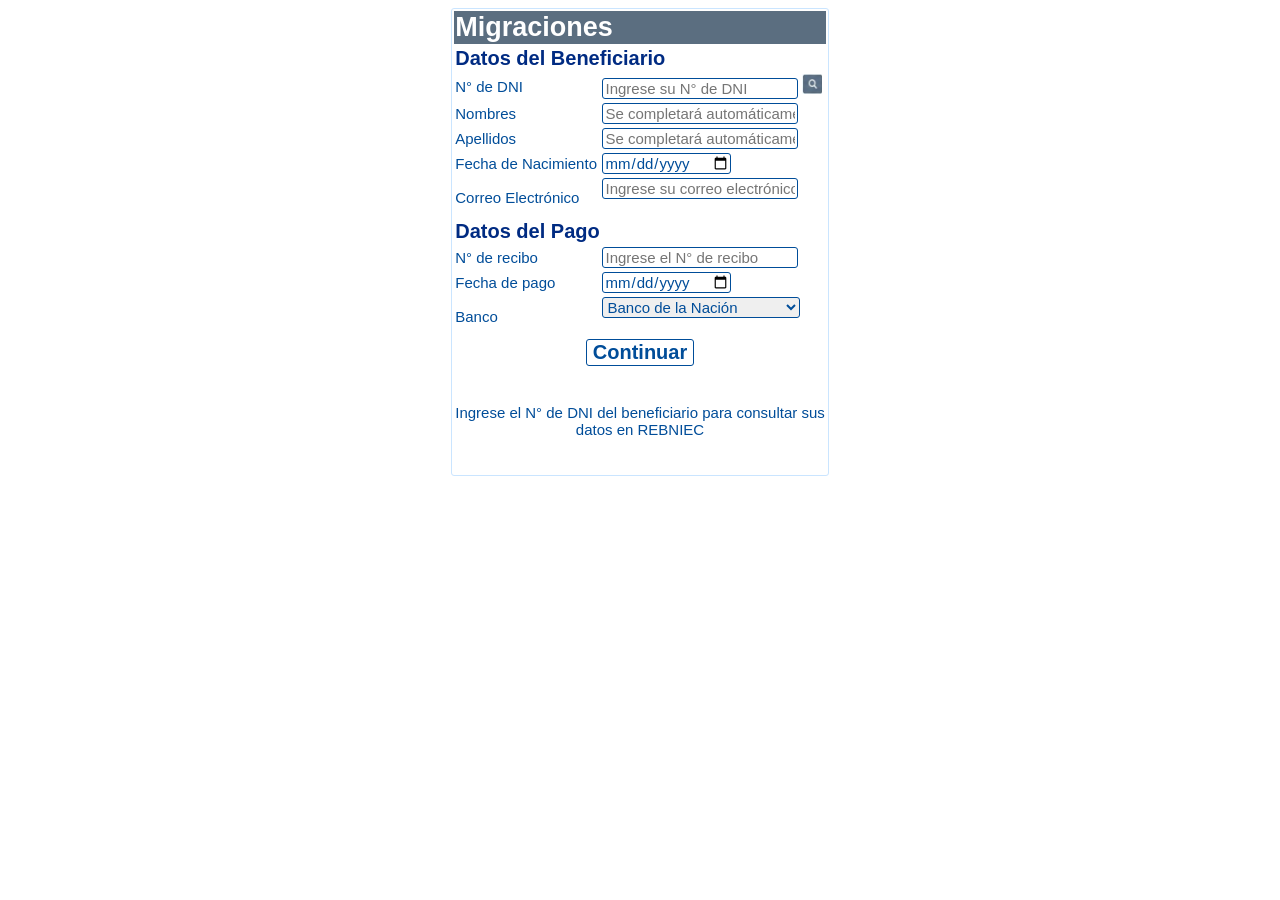
<file: Cristian/us2_1.html>
<!DOCTYPE html>
<html lang="en">
<head>
    <meta charset="utf-8">
    <meta name="viewport" content="width=device-width, initial-scale=1.0">
    <title>Migraciones</title>
    <link rel="stylesheet" href="../Style/Main.css" />
</head>
<body class="clsBody">
    <div class="clsBodyDiv">
        <table class="clsBodyTable">
            <tr>
                <td class="clsTitle" colspan="2">
                    Migraciones
                </td>
            </tr>

            <tr>
                <td class="clsLabel" colspan="2">
                    Datos del Beneficiario
                    <br/>
                </td>
            </tr>

            <tr>
                <td class="clsText">
                    N° de DNI
                </td>
                <td>
                    <input type="text" class="clsTextBox" placeholder="Ingrese su N° de DNI"  onblur="javascript:window.location.href('us2_2.html');"/>
                    <a href="us2_2.html">
                    <img src="../Images/Search.png" onclick="javascript:window.location.href('us2_2.html');" alt="Buscar DNI" width="20" height="20">
                    </a>
                </td>
            </tr>

            <tr>
                <td class="clsText">
                    Nombres
                </td>
                <td>
                    <input type="text" class="clsTextBox" placeholder="Se completará automáticamente" />
                </td>
            </tr>

            <tr>
                <td class="clsText">
                    Apellidos
                </td>
                <td class="clsText">
                    <input type="text" class="clsTextBox" placeholder="Se completará automáticamente" />
                </td>
            </tr>

            <tr>
                <td class="clsText">
                    Fecha de Nacimiento
                </td>
                <td class="clsText">
                    <input type="date" class="clsTextBox" placeholder="Se completará automáticamente" />
                </td>
            </tr>

            <tr>
                <td class="clsText">
                    Correo Electrónico
                </td>
                <td class="clsText">
                    <input type="text" class="clsTextBox" placeholder="Ingrese su correo electrónico" />
                    <br/><br/>
                </td>
            </tr>

            <tr>
                <td class="clsLabel" colspan="2">
                    Datos del Pago
                    <br/>
                </td>
            </tr>

            <tr>
                <td class="clsText">
                    N° de recibo
                </td>
                <td class="clsText">
                    <input type="text" class="clsTextBox" placeholder="Ingrese el N° de recibo" />
                </td>
            </tr>

            <tr>
                <td class="clsText">
                    Fecha de pago
                </td>
                <td class="clsText">
                    <input type="date" class="clsTextBox" placeholder="dd/mm/yyyy" />
                </td>
            </tr>

            <tr>
                <td class="clsText">
                    Banco
                </td>
                <td class="clsText">
                    <select class="clsSelect" colspan="2">
                        <option value="1">Banco de la Nación</option>
                        <option value="2">Banco de Crédito del Perú</option>
                        <option value="3">Interbank</option>
                        <option value="4">Scotiabank</option>
                        <option value="5">BBVA</option>
                    </select>
                    <br/><br/>
                </td>
            </tr>

            <tr>
                <td colspan="2" align="center">
                    <button type="button" onclick="window.location.href='us2_1.html'"
                            class="clsButton">Continuar</button>
                </td>
            </tr>

            <tr>
                <td colspan="2" align="center" class="clsText">
                    <br/><br/>
                    Ingrese el N° de DNI del beneficiario para consultar sus<br/>
                    datos en REBNIEC<br/>

                    <br/><br/>
                </td>
            </tr>

          </table>

    </div>
    <br/>


</body>
</html>
</file>
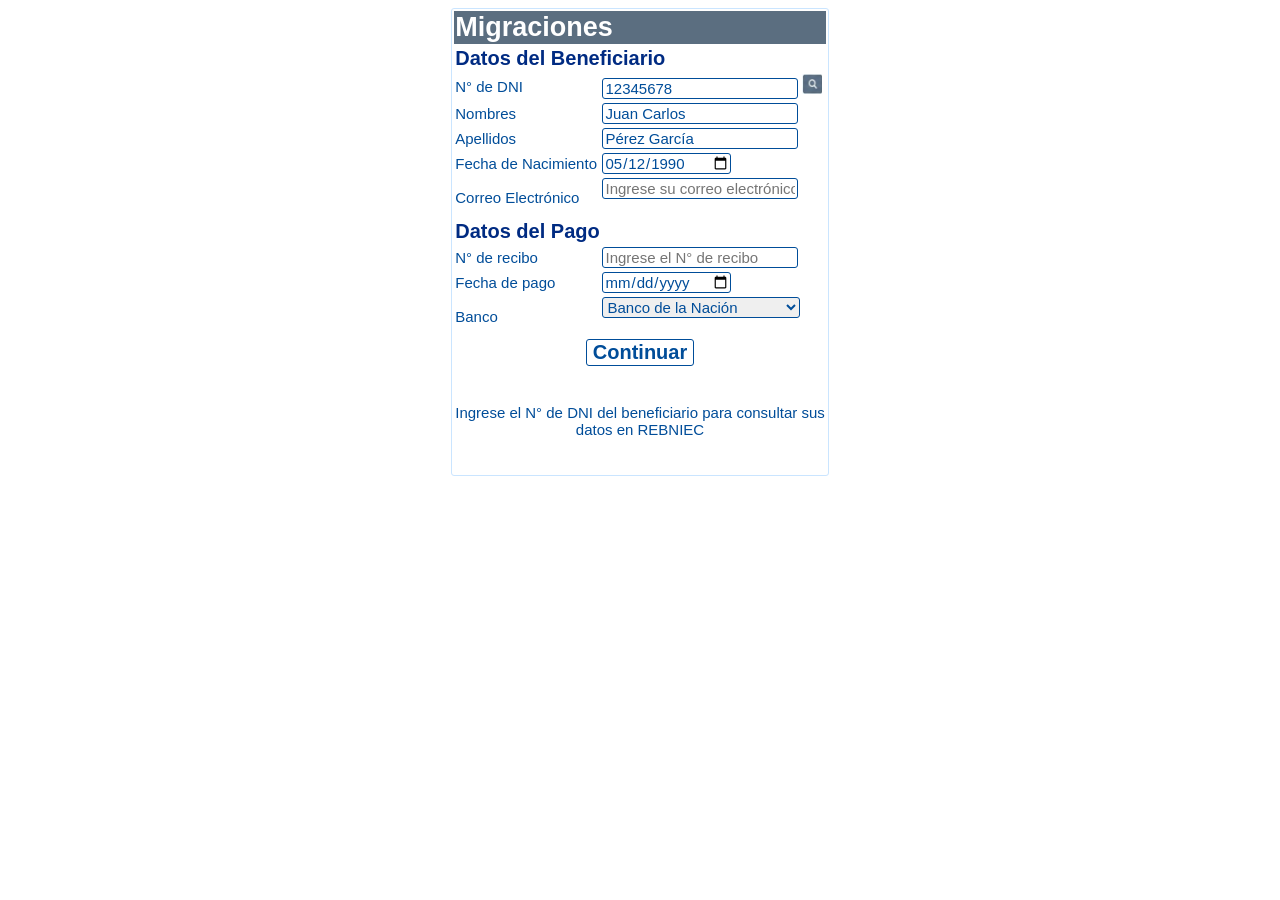
<file: Cristian/us2_2.html>
<!DOCTYPE html>
<html lang="en">
<head>
    <meta charset="utf-8">
    <meta name="viewport" content="width=device-width, initial-scale=1.0">
    <title>Migraciones</title>
    <link rel="stylesheet" href="../Style/Main.css" />
</head>
<body class="clsBody">
    <div class="clsBodyDiv">
        <table class="clsBodyTable">
            <tr>
                <td class="clsTitle" colspan="2">
                    Migraciones
                </td>
            </tr>

            <tr>
                <td class="clsLabel" colspan="2">
                    Datos del Beneficiario
                    <br/>
                </td>
            </tr>

            <tr>
                <td class="clsText">
                    N° de DNI
                </td>
                <td>
                    <input type="text" class="clsTextBox" value="12345678" placeholder="Ingrese su N° de DNI" />
                    <img src="../Images/Search.png" alt="Buscar DNI" width="20" height="20">
                </td>
            </tr>

            <tr>
                <td class="clsText">
                    Nombres
                </td>
                <td>
                    <input type="text" class="clsTextBox" value="Juan Carlos" placeholder="Se completará automáticamente" />
                </td>
            </tr>

            <tr>
                <td class="clsText">
                    Apellidos
                </td>
                <td class="clsText">
                    <input type="text" class="clsTextBox" value="Pérez García" placeholder="Se completará automáticamente" />
                </td>
            </tr>

            <tr>
                <td class="clsText">
                    Fecha de Nacimiento
                </td>
                <td class="clsText">
                    <input type="date" class="clsTextBox" value="1990-05-12" placeholder="Se completará automáticamente" />
                </td>
            </tr>

            <tr>
                <td class="clsText">
                    Correo Electrónico
                </td>
                <td class="clsText">
                    <input type="text" class="clsTextBox" placeholder="Ingrese su correo electrónico" />
                    <br/><br/>
                </td>
            </tr>

            <tr>
                <td class="clsLabel" colspan="2">
                    Datos del Pago
                    <br/>
                </td>
            </tr>

            <tr>
                <td class="clsText">
                    N° de recibo
                </td>
                <td class="clsText">
                    <input type="text" class="clsTextBox" placeholder="Ingrese el N° de recibo" />
                </td>
            </tr>

            <tr>
                <td class="clsText">
                    Fecha de pago
                </td>
                <td class="clsText">
                    <input type="date" class="clsTextBox" placeholder="dd/mm/yyyy" />
                </td>
            </tr>

            <tr>
                <td class="clsText">
                    Banco
                </td>
                <td class="clsText">
                    <select class="clsSelect" colspan="2">
                        <option value="1">Banco de la Nación</option>
                        <option value="2">Banco de Crédito del Perú</option>
                        <option value="3">Interbank</option>
                        <option value="4">Scotiabank</option>
                        <option value="5">BBVA</option>
                    </select>
                    <br/><br/>
                </td>
            </tr>

            <tr>
                <td colspan="2" align="center">
                    <button type="button" onclick="window.location.href='us2_1.html'"
                            class="clsButton">Continuar</button>
                </td>
            </tr>

            <tr>
                <td colspan="2" align="center" class="clsText">
                    <br/><br/>
                    Ingrese el N° de DNI del beneficiario para consultar sus<br/>
                    datos en REBNIEC<br/>
                    <br/><br/>
                </td>
            </tr>

          </table>

    </div>
    <br/>


</body>
</html>
</file>
<file: Bruno/estilos.css>
/* 1. Variables y estilos generales */
:root { 
    --azul:#2f70ad;
    --azul-oscuro:#104580;
     --celeste:#dcecfb;
      --gris:#65778b;
       --borde:#a5c9e9;
        --texto:#17375f;
         --fondo:#f6f9fc; }

* {
     box-sizing:border-box; }

body {
     margin:0;
      padding:18px;
       font-family:Arial,Helvetica,sans-serif;
        background:var(--fondo);
         color:var(--texto); }

button,input,select {
     font:inherit; }

a { 
    color:var(--azul-oscuro); }


/* 2. Estructura compartida */
.marco { max-width:650px; min-height:850px; margin:0 auto; border:2px solid #78b4ea; border-radius:12px; overflow:hidden; background:#fff; }
.encabezado { padding:14px 18px; text-align:center; background:var(--azul); color:#fff; font-size:30px; font-weight:700; }
.subtitulo { margin:18px 16px; text-align:center; }
.paso { margin:20px 24px 12px; border:1px solid var(--borde); border-radius:9px; overflow:hidden; background:#f9fcff; }
.paso-titulo { display:flex; align-items:center; gap:18px; padding:12px 16px; min-height:82px; background:var(--celeste); }
.paso-numero { flex:none; width:58px; height:58px; display:grid; place-items:center; border-radius:50%; background:var(--azul); color:#fff; font-size:34px; font-weight:bold; }
.paso-titulo h1 { margin:0; font-size:19px; color:var(--azul-oscuro); }
.paso-titulo p { margin:6px 0 0; font-size:15px; }
.panel { margin:12px; border:1px solid #9fbad4; border-radius:7px; overflow:hidden; background:white; }
.barra { display:flex; align-items:center; justify-content:space-between; padding:12px 18px; background:var(--gris); color:white; font-weight:bold; }
.usuario { font-size:24px; line-height:1; }
.contenido { padding:24px 20px; min-height:540px; display:flex; flex-direction:column; }
.contenido h2 { font-size:21px; margin:10px 0 24px; }
.contenido h3 { font-size:19px; margin:12px 0; }
/* 3. Campos y botones */
.campo { margin-bottom:15px; }
.campo label { display:block; margin-bottom:6px; font-size:15px; }
.campo input,.campo select { width:100%; height:44px; padding:0 12px; border:1px solid #b8c7d6; border-radius:5px; background:white; color:var(--texto); }
.boton { display:block; width:100%; padding:16px 12px; margin-top:14px; border:1px solid var(--gris); border-radius:5px; background:var(--gris); color:white; font-weight:bold; text-align:center; text-decoration:none; cursor:pointer; }
.boton:hover { background:var(--azul); border-color:var(--azul); }
.boton-azul { background:var(--azul); border-color:var(--azul); }
.boton-secundario { background:white; color:var(--azul-oscuro); border-color:var(--azul-oscuro); }
.boton-secundario:hover { color:white; }
.acciones-abajo { margin-top:auto; padding-top:60px; }
.navegacion { display:flex; justify-content:center; gap:18px; margin:15px; font-size:14px; }
.nota { font-size:12px; text-align:center; color:#60748a; margin:16px 0 0; }
/* 4. Beneficiario y pago */
.grupo-pago { padding:15px 20px 20px; margin:14px -20px -24px; border-top:1px solid #dfe9f3; background:#f5faff; }
.grupo-pago h3 { margin-top:0; }
/* 5. Validación */
.codigo-linea { display:flex; gap:10px; align-items:center; margin:30px 0 24px; }
.codigo-muestra { padding:15px; border-radius:5px; background:#e1ebf5; color:#506e8c; font-size:32px; font-weight:bold; letter-spacing:2px; }
.codigo-linea input { min-width:0; width:100%; height:48px; padding:8px; border:1px solid #b8c7d6; border-radius:5px; }
.aviso { display:flex; gap:12px; align-items:flex-start; padding:15px; margin-top:28px; border-radius:5px; background:#edf4fb; }
.aviso p { margin:0 0 8px; line-height:1.4; }
.info { flex:none; width:34px; height:34px; display:grid; place-items:center; border-radius:50%; background:var(--gris); color:white; font-weight:bold; }
/* 6. Confirmación y resumen */
.confirmacion { text-align:center; margin:28px 0; }
.check { display:grid; place-items:center; width:90px; height:90px; margin:0 auto 18px; border-radius:50%; background:var(--gris); color:white; font-size:65px; }
.confirmacion h2 { margin:12px 0; }
.confirmacion p { line-height:1.5; }
.resumen { margin:20px 0; border:1px solid #dbe6f0; border-radius:6px; overflow:hidden; background:#f3f8fd; }
.resumen h3 { margin:0; padding:14px; background:#e3f0fa; }
.fila { display:grid; grid-template-columns:40% 60%; gap:8px; padding:12px; border-bottom:1px solid #d8e3ed; font-size:15px; }
.fila:last-child { border-bottom:0; }
/* 7. Comprobante */
.recibo-titulo { text-align:center; color:var(--azul-oscuro); }
.recibo { padding:14px; border:1px solid #dbe6f0; border-radius:6px; background:#f8fbfe; }
.codigo-cita { display:block; text-align:center; font-size:24px; color:var(--azul-oscuro); }
.recibo-etiqueta { margin:0 0 5px; text-align:center; }
.qr { display:block; width:125px; height:125px; object-fit:contain; margin:12px auto; }



/* Formulario de inicio con botón inferior */
.contenido > form.formulario-inicio { display:flex; flex-direction:column; flex:1; }
</file>
<file: Style/Main.css>
.clsBody{
    background-color: white;
    display: flex; justify-content: center; align-items: center;
    border-radius: 3px 3px 3px 3px;
} 
.clsBodyDiv{
    background-color: white;
    border: 1px solid #CAE5FF;
    display: flex; justify-content: center; align-items: center;
    border-radius: 3px 3px 3px 3px;

}
.clsBodyTable{
    border: 0px;
    width: 100%;
    display: flex; justify-content: center; align-items: center;
    border-radius: 3px 3px 3px 3px;
}
.clsOrderList{
    border: 1px solid #CAE5FF;
}

.clsTitle{
    font-family: Sans-serif;
    font-weight: bold;
    font-size: 27px;
    color: white;
    background-color: #5B6E80;
}

.clsLabel{
    color: #002B82;
    font-family: Sans-serif;
    font-weight: bold;
    font-size: 20px;
}

.clsText{
    color: #004d99;
    font-family: Sans-serif;
    font-size: 15px;
}

.clsSelect{
    color: #004d99;
    font-family: Sans-serif;
    font-size: 15px;
    border: 1px solid #004d99;
    border-radius: 3px 3px 3px 3px;
}

.clsTextBox{
    color: #004d99;
    font-family: Sans-serif;
    font-size: 15px;
    border: 1px solid #004d99;
    border-radius: 3px 3px 3px 3px;
}

.clsDate{
    color: #004d99;
    font-family: Sans-serif;
    font-size: 15px;
    border: 1px solid #004d99;
    border-radius: 3px 3px 3px 3px;
}

.clsButton{
    color: #004d99;
    background-color: white;
    font-family: Sans-serif;
    font-size: 20px;
    border: 1px solid #004d99;
    font-weight: bold;
    border-radius: 3px 3px 3px 3px;
}

.clsButton:hover{
    color: white;
    background-color: #004d99;
    font-family: Sans-serif;
    font-size: 20px;
    border: 1px solid #004d99;
    font-weight: bold;
    border-radius: 3px 3px 3px 3px;
}

.clsCaptcha{
    color: #002B66;
    font-family: Sans-serif;
    font-size: 20px;
    background-color: #E8EEF5;
    font-weight: bold;
    border: 10px solid #E8EEF5;
    border-radius: 3px 3px 3px 3px;
}

.clsLink{
    color: #002B82;
    font-family: Sans-serif;
    font-size: 18px;
    text-decoration: underline;
}
</file>
